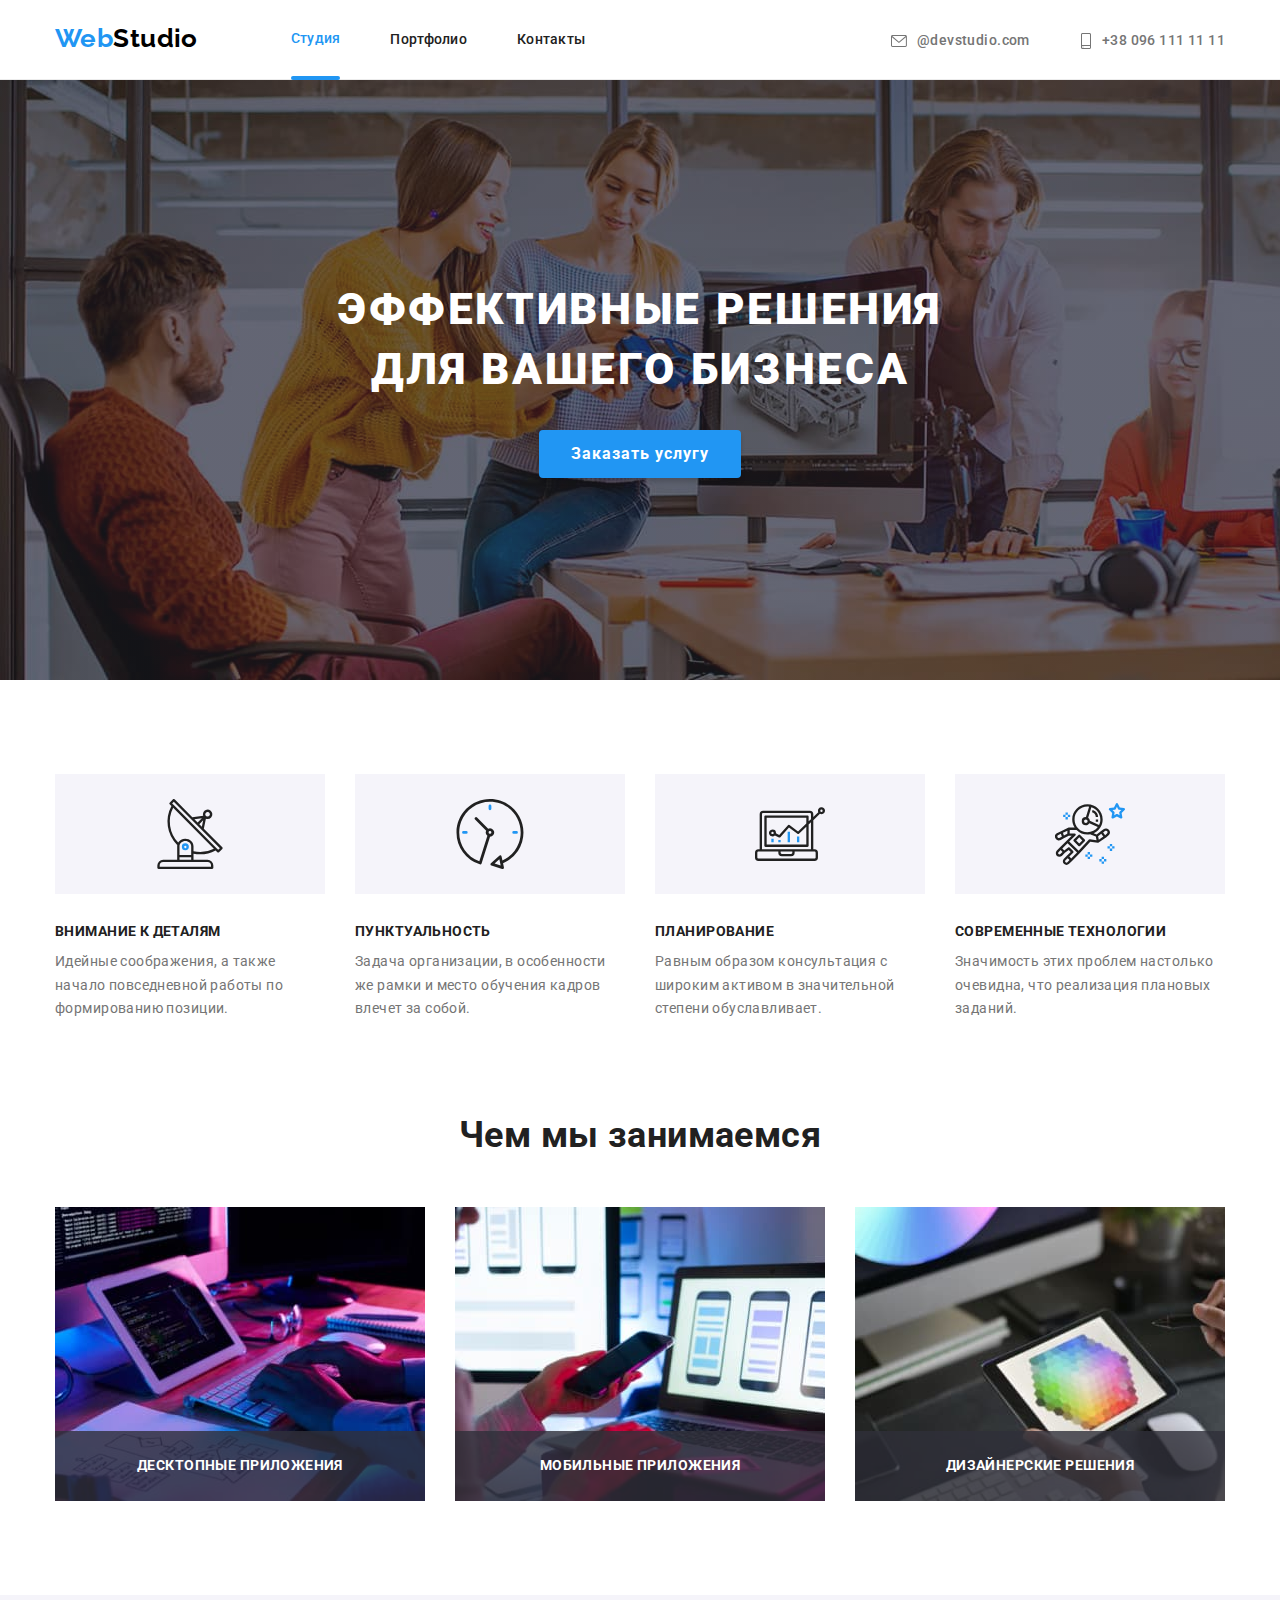
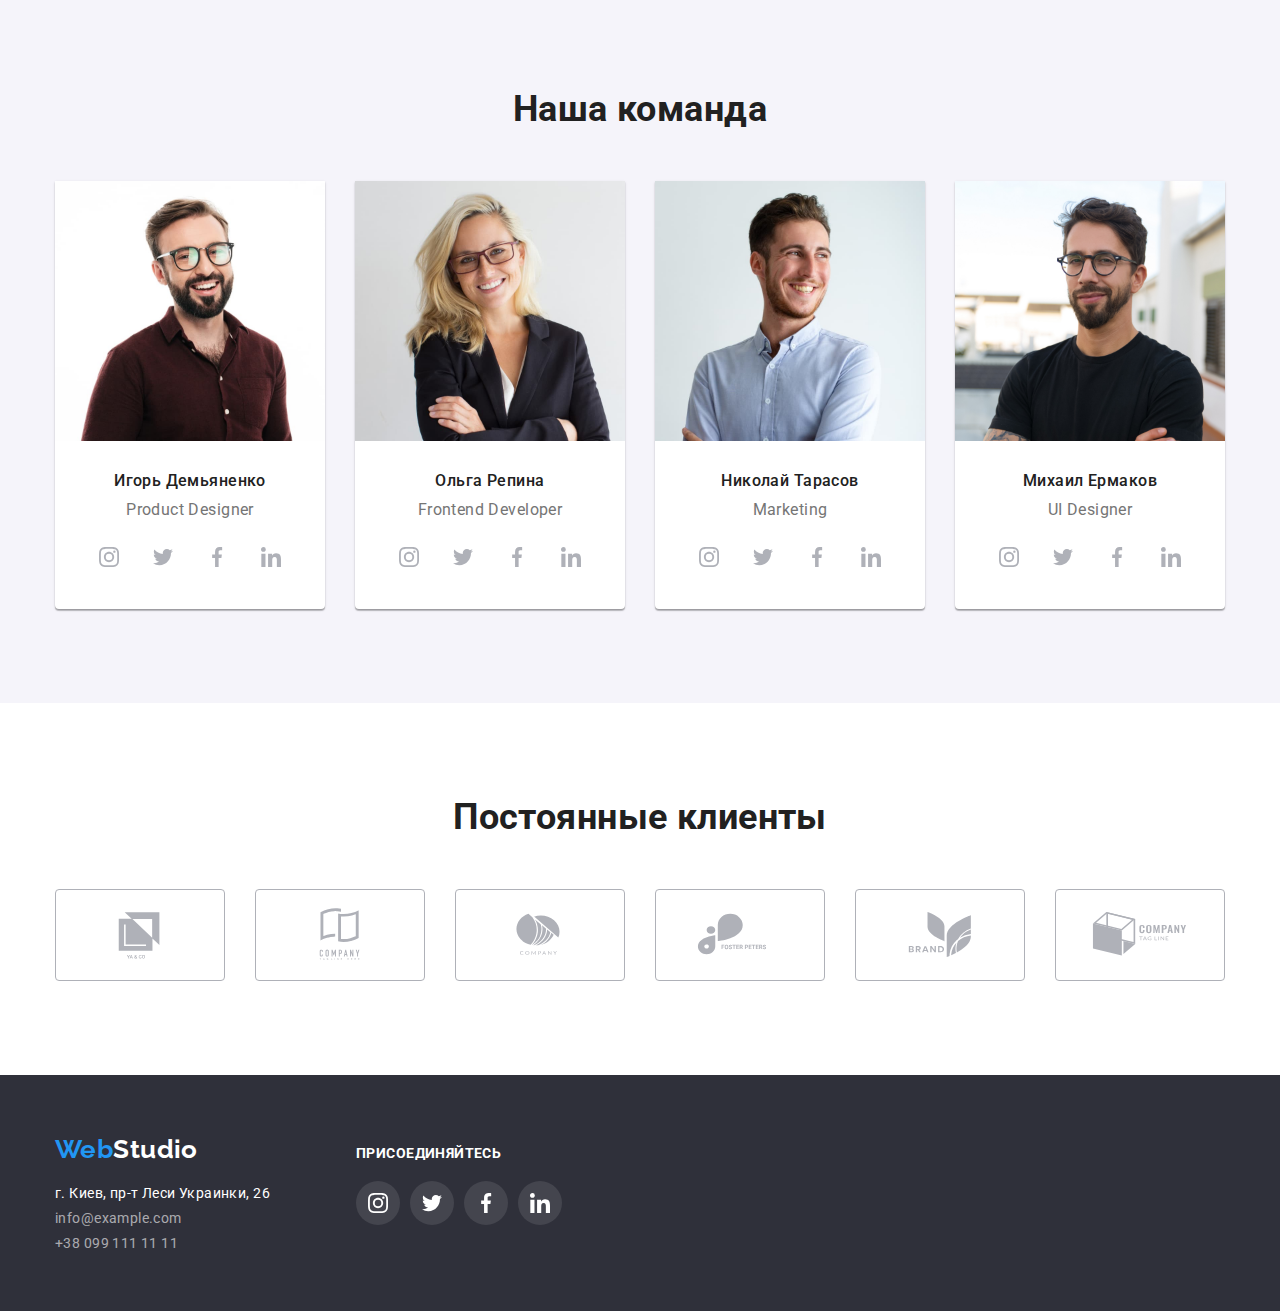
<file: index.html>
<!DOCTYPE html>
<html lang="ru">

<head>
    <meta charset="UTF-8">
    <meta http-equiv="X-UA-Compatible" content="IE=edge">
    <meta name="viewport" content="width=device-width, initial-scale=1.0">
<link href="https://fonts.googleapis.com/css2?family=Raleway:wght@700&family=Roboto:wght@400;500;700;900&display=swap" rel="stylesheet">
    <link rel="stylesheet" href="https://cdnjs.cloudflare.com/ajax/libs/modern-normalize/1.1.0/modern-normalize.min.css">
    <link rel="stylesheet" href="./css/style.css"/>
    <title>Studio</title>
</head>

<body>
    <!-- page header -->
<header class="heder">
    <div class="container header-box">
        <nav class="nav-box">                 
            <a href="index.html" class="header-link"><span class="logo-web">Web</span><span class="logo-studio">Studio</span></a>
            <ul class="list item">
                <li class="link">
                    <a href="./index.html" class="header-list current hover-studio">Студия</a>
                </li>
                <li class="link"><a href="./portfolio.html" class="header-list">Портфолио</a></li>
                <li class="link"><a href="контакты" class="header-list">Контакты</a></li>
            </ul>
        </nav>
            <ul class="list item-contact">
                <li class="link">
                    <a href="mailto:@devstudio.com" class="contact-heder"> 
                        <svg class=" svg-mail" width="16" height="12"> 
                            <use href="./images/icons.svg#icon-envelope"></use>
                        </svg>
                        @devstudio.com</a>
                </li>
                <li class="link">
                    <a href="tel:+380961111111" class="contact-heder">
                        <svg class="svg-tell" width="12" height="16" > 
                            <use href="./images/icons.svg#icon-smartphone"></use>
                        </svg>
                        +38 096 111 11 11</a></li>
            </ul>  
    </div>
</header>

    <!-- page presentation -->

    <main>
<!-- hero -->
    <section class="hero overlay">
            <h1 class="hero-title">Эффективные решения для вашего бизнеса</h1>
            <button type="button" class="button-hero" data-modal-open>Заказать услугу</button>
        </section>
        
<!-- osobennosti -->
    <section class="section">
        <div class="container">  
            <h2 class="visually-hidden">наши плюсы</h2>
    <ul class="list content-body">
            <li class="box antena">
                    <h3 class="section-subtitle">Внимание к деталям</h3>
                    <p class="section-text">Идейные соображения, а также начало повседневной работы по формированию позиции.</p>
                </li>
            
                
            <li class="box clock">
                    <h3 class="section-subtitle">Пунктуальность</h3>
                    <p class="section-text">Задача организации, в особенности же рамки и место обучения кадров влечет за собой.</p>
                </li>
            
                
            <li class="box diagram">
                    <h3 class="section-subtitle">Планирование</h3>
                    <p class="section-text">Равным образом консультация с широким активом в значительной степени обуславливает.</p>
                </li>
            
                
            <li class="box astronaut">
                    <h3 class="section-subtitle">Современные технологии</h3>
                    <p class="section-text">Значимость этих проблем настолько очевидна, что реализация плановых заданий.</p>
            </li>
        </ul>
        </div>
    </section>

    <section class="box-imag section">
        <div class="container">  
            <h2 class="section-title">Чем мы занимаемся</h2>
            <ul class="list imag"> 
                <li> 
                    <div class="imag-thumb">
                        <img src="images/keyboard.jpg" alt="images" width="370">
                            <p class="thumb-title">Десктопные приложения</p>
                    </div>
                </li>
                <li>
                    <div class="imag-thumb">
                        <img src="images/remote-control.jpg" alt="images" width="370">
                            <p class="thumb-title">Мобильные приложения</p>
                    </div>
                </li>
                <li>
                    <div class="imag-thumb">
                        <img src="images/tablet.jpg" alt="images" width="370">
                            <p class="thumb-title">Дизайнерские решения</p>
                    </div>
                </li>
            </ul>
        </div>
    </section>

        <!-- team -->
        <section class="section fon-page">
            <div class="container">
                <h2 class="section-title">Наша команда</h2>
                <ul class="list section-team">
                    <li class="box-team">
                        <img src="images/brown-shirt.jpg" alt="images" width="270">
                        <div class="team-text">
                            <h3 class="name">Игорь Демьяненко </h3>
                            <p class="section-aside">Product Designer </p>
                            <ul class="list team-link">
                                <li class="team-li">
                                    <a 
                                    class="team-links"
                                    href=""
                                    target="_blank">
                                        <svg width="20" height="20">
                                            <use href="./images/icons.svg#icon-instagram"></use>
                                        </svg>
                                </a>
                                </li>
                                <li class="team-li">
                                    <a 
                                    class="team-links"
                                    href=""
                                    target="_blank"
                                    aria-label="твитер">
                                        <svg width="20" height="20">
                                            <use href="./images/icons.svg#icon-twitter"></use>
                                        </svg>
                                </a>
                                </li>
                                <li class="team-li">
                                    <a 
                                    class="team-links"
                                    href=""
                                    target="_blank"
                                    aria-label="фейсбук">
                                        <svg width="20" height="20">
                                            <use href="./images/icons.svg#icon-facebook"></use>
                                        </svg>
                                </a>
                                </li>
                                <li class="team-li">
                                    <a 
                                    class="team-links"
                                    href=""
                                    target="_blank"
                                    aria-label="линкедлин">
                                        <svg width="20" height="20">
                                            <use href="./images/icons.svg#icon-linkedin"></use>
                                        </svg>
                                </a>
                                </li>
                            </ul>
                        </div>
                        
                    </li>

                    <li class="box-team">
                        <img src="images/women.jpg" alt="images" width="270">
                        <div class="team-text">
                            <h3 class="name">Ольга Репина </h3>
                            <p class="section-aside">Frontend Developer </p>
                            <ul class="list team-link">
                                <li class="team-li">
                                    <a 
                                    class="team-links"
                                    href=""
                                    target="_blank">
                                        <svg width="20" height="20">
                                            <use href="./images/icons.svg#icon-instagram"></use>
                                        </svg>
                                </a>
                                </li>
                                <li class="team-li">
                                    <a 
                                    class="team-links"
                                    href=""
                                    target="_blank"
                                    aria-label="твитер">
                                        <svg width="20" height="20">
                                            <use href="./images/icons.svg#icon-twitter"></use>
                                        </svg>
                                </a>
                                </li>
                                <li class="team-li">
                                    <a 
                                    class="team-links"
                                    href=""
                                    target="_blank"
                                    aria-label="фейсбук">
                                        <svg width="20" height="20">
                                            <use href="./images/icons.svg#icon-facebook"></use>
                                        </svg>
                                </a>
                                </li>
                                <li class="team-li">
                                    <a 
                                    class="team-links"
                                    href=""
                                    target="_blank"
                                    aria-label="линкедлин">
                                        <svg width="20" height="20">
                                            <use href="./images/icons.svg#icon-linkedin"></use>
                                        </svg>
                                </a>
                                </li>
                            </ul>
                        </div>
                        
                    </li>

                    <li class="box-team">
                        <img src="images/White-shirt.jpg" alt="images" width="270">
                        <div class="team-text">
                            <h3 class="name">Николай Тарасов</h3>
                            <p class="section-aside">Marketing </p>
                            <ul class="list team-link">
                                <li class="team-li">
                                    <a 
                                    class="team-links"
                                    href=""
                                    target="_blank">
                                        <svg width="20" height="20">
                                            <use href="./images/icons.svg#icon-instagram"></use>
                                        </svg>
                                </a>
                                </li>
                                <li class="team-li">
                                    <a 
                                    class="team-links"
                                    href=""
                                    target="_blank"
                                    aria-label="твитер">
                                        <svg width="20" height="20">
                                            <use href="./images/icons.svg#icon-twitter"></use>
                                        </svg>
                                </a>
                                </li>
                                <li class="team-li">
                                    <a 
                                    class="team-links"
                                    href=""
                                    target="_blank"
                                    aria-label="фейсбук">
                                        <svg width="20" height="20">
                                            <use href="./images/icons.svg#icon-facebook"></use>
                                        </svg>
                                </a>
                                </li>
                                <li class="team-li">
                                    <a 
                                    class="team-links"
                                    href=""
                                    target="_blank"
                                    aria-label="линкедлин">
                                        <svg width="20" height="20">
                                            <use href="./images/icons.svg#icon-linkedin"></use>
                                        </svg>
                                </a>
                                </li>
                            </ul>
                        </div>
                        
                    </li>
                    <li class="box-team">
                        <img src="images/black-shit.jpg" alt="images" width="270">
                        <div class="team-text">
                            <h3 class="name">Михаил Ермаков </h3>
                            <p class="section-aside">UI Designer </p>
                            <ul class="list team-link">
                                <li class="team-li">
                                    <a 
                                    class="team-links"
                                    href=""
                                    target="_blank">
                                        <svg width="20" height="20">
                                            <use href="./images/icons.svg#icon-instagram"></use>
                                        </svg>
                                </a>
                                </li>
                                <li class="team-li">
                                    <a 
                                    class="team-links"
                                    href=""
                                    target="_blank"
                                    aria-label="твитер">
                                        <svg width="20" height="20">
                                            <use href="./images/icons.svg#icon-twitter"></use>
                                        </svg>
                                </a>
                                </li>
                                <li class="team-li">
                                    <a 
                                    class="team-links"
                                    href=""
                                    target="_blank"
                                    aria-label="фейсбук">
                                        <svg width="20" height="20">
                                            <use href="./images/icons.svg#icon-facebook"></use>
                                        </svg>
                                </a>
                                </li>
                                <li class="team-li">
                                    <a 
                                    class="team-links"
                                    href=""
                                    target="_blank"
                                    aria-label="линкедлин">
                                        <svg width="20" height="20">
                                            <use href="./images/icons.svg#icon-linkedin"></use>
                                        </svg>
                                </a>
                                </li>
                            </ul>
                        </div>
                        
                    </li>
                </ul>
            </div>
        </section>

    <section class="section">
        <div class=" container">
            <h2 class="section-title">Постоянные клиенты</h2>
        <ul class="client-list">
                <li class=" list client-li">
                    <a 
                    class="clients "
                    href=""
                    target="_blank"
                    aria-label="клиент">
                        <svg width="106" height="60">
                            <use href="./images/icons.svg#icon-group1"></use>
                        </svg>
                </a>
            </li>
            <li class=" list client-li">
                <a 
                class="clients"
                href=""
                target="_blank"
                aria-label="клиент">
                    <svg width="106" height="60">
                        <use href="./images/icons.svg#icon-group2"></use>
                    </svg>
            </a>
        </li>
        <li class=" list client-li">
            <a 
            class="clients"
            href=""
            target="_blank"
            aria-label="клиент">
                <svg width="106" height="60">
                    <use href="./images/icons.svg#icon-group3"></use>
                </svg>
        </a>
    </li>
    <li class=" list client-li">
        <a 
        class="clients"
        href=""
        target="_blank"
        aria-label="клиент">
            <svg width="106" height="60">
                <use href="./images/icons.svg#icon-group4"></use>
            </svg>
    </a>
</li>
<li class=" list client-li">
    <a 
    class="clients"
    href=""
    target="_blank"
    aria-label="клиент">
        <svg width="106" height="60">
            <use href="./images/icons.svg#icon-group5"></use>
        </svg>
</a>
</li>
<li class=" list client-li">
    <a 
    class="clients"
    href=""
    target="_blank"
    aria-label="клиент">
        <svg width="106" height="60">
            <use href="./images/icons.svg#icon-group6"></use>
        </svg>
</a>
</li>
        </ul>
    </div>
    </section>
    
        
    </main>
    <!-- footer -->
    <footer class="nav-footer" >
        <div class="container footer-box"> 
            <div class="footer-contact">
                <div class="logo-footer">
                    <a href="index.html" class="header-link"><span class="logo-web">Web</span><span class="logo-footer">Studio</span></a></div>
        
        <address>
            <ul class="list ">
                <li class="contact-map"><p>г. Киев, пр-т Леси Украинки, 26</p></li>                
                <li class="mail-footer"><a href="mailto:info@example.com"  class="contact-mail">info@example.com</a></li>
                <li><a href="tel:+380991111111"  class="contact-tell">+38 099 111 11 11</a></li>
            </ul>
        </address>
            </div>
            <div class="footer-box-svg">
                <p class="footer-title">присоединяйтесь</p>
                <ul class="list footer-link">
                    <li class="footer-li">
                        <a 
                        class="footer-links"
                        href=""
                        target="_blank">
                            <svg width="20" height="20">
                                <use href="./images/icons.svg#icon-instagram"></use>
                            </svg>
                    </a>
                    </li>
                    <li class="footer-li">
                        <a 
                        class="footer-links"
                        href=""
                        target="_blank"
                        aria-label="твитер">
                            <svg width="20" height="20">
                                <use href="./images/icons.svg#icon-twitter"></use>
                            </svg>
                    </a>
                    </li>
                    <li class="footer-li">
                        <a 
                        class="footer-links"
                        href=""
                        target="_blank"
                        aria-label="фейсбук">
                            <svg width="20" height="20">
                                <use href="./images/icons.svg#icon-facebook"></use>
                            </svg>
                    </a>
                    </li>
                    <li class="footer-li">
                        <a 
                        class="footer-links"
                        href=""
                        target="_blank"
                        aria-label="линкедлин">
                            <svg width="20" height="20">
                                <use href="./images/icons.svg#icon-linkedin"></use>
                            </svg>
                    </a>
                    </li>
                </ul>
            </div>
        </div>
    </footer>

    <div class="backdrop is-hidden" data-modal>
        <div class="modal">
            <button class="x-button" data-modal-close>
                <svg  width="18" height="18" class="x-icone">
                    <use href="./images/icons.svg#icon-close-black"></use>
                </svg>
            </button>
        </div>
    </div>
    <script src="./js/modal.js"></script>
</body>

</html>
</file>
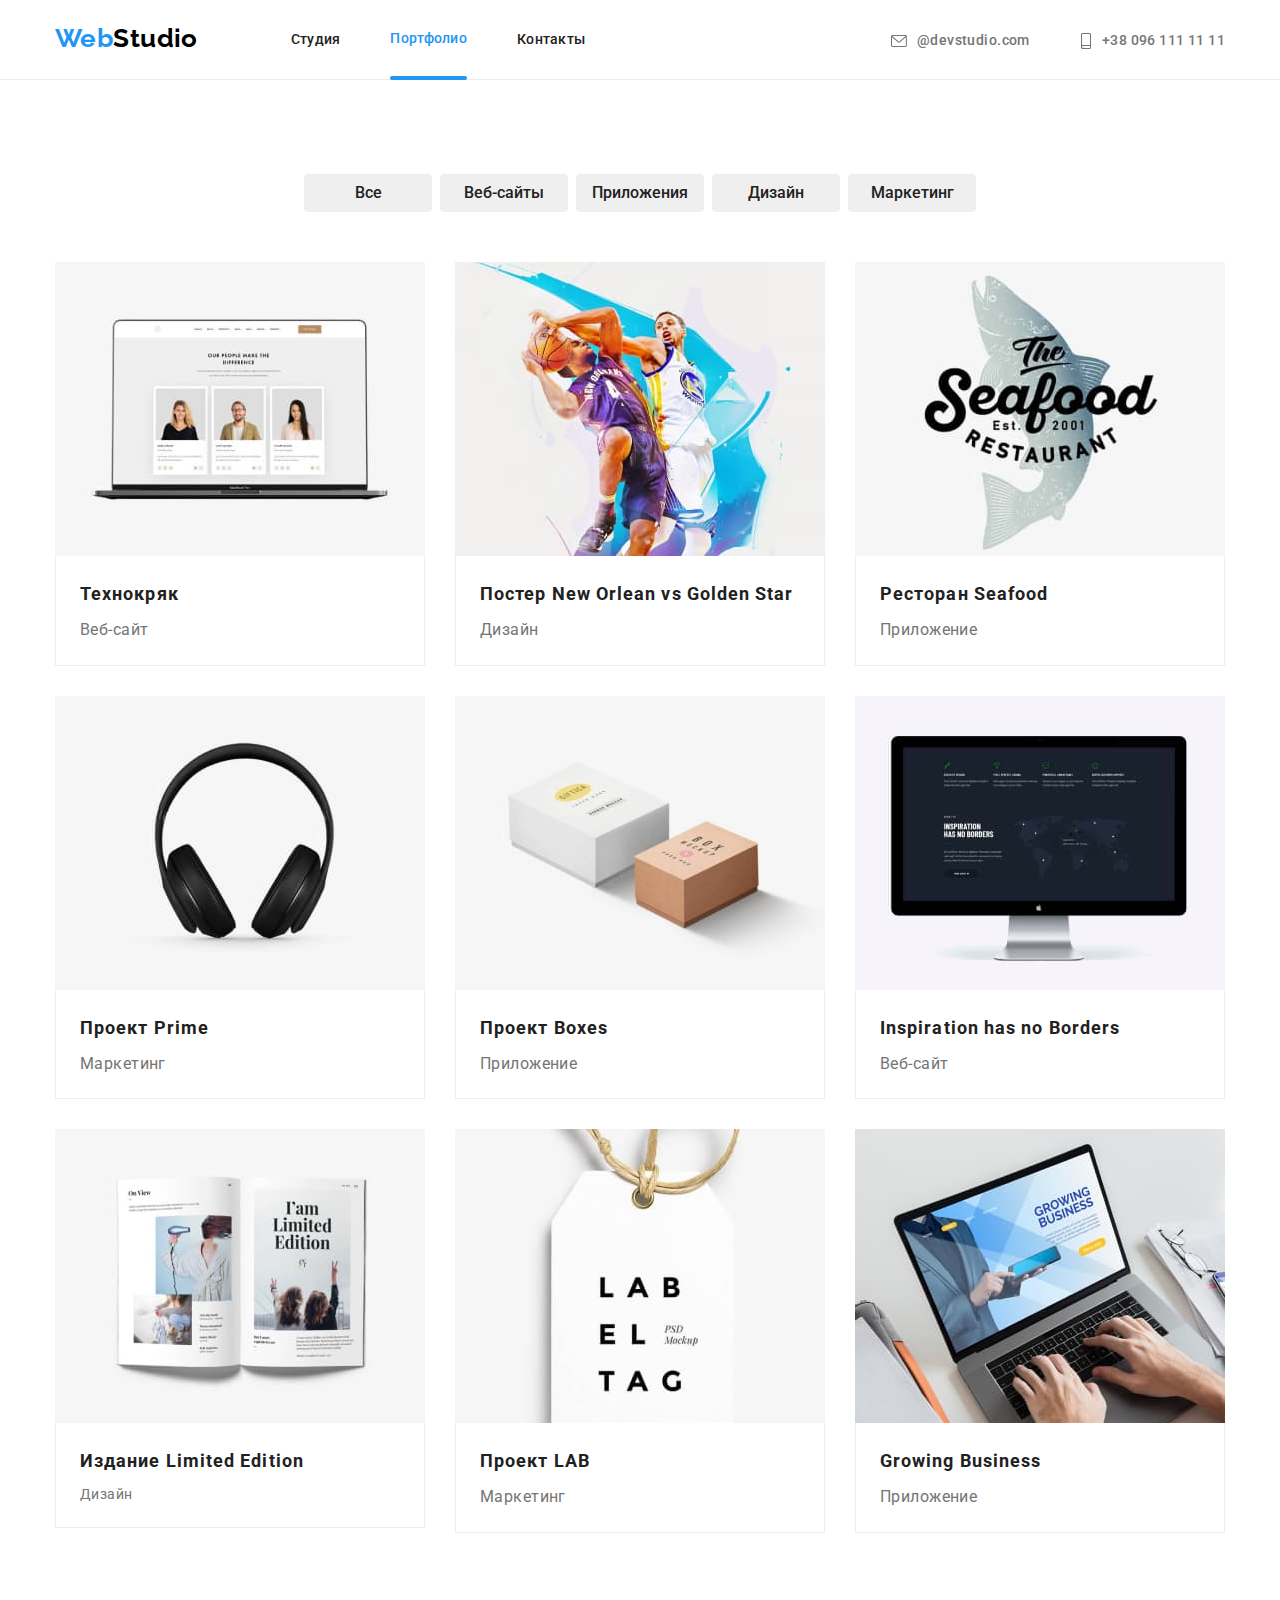
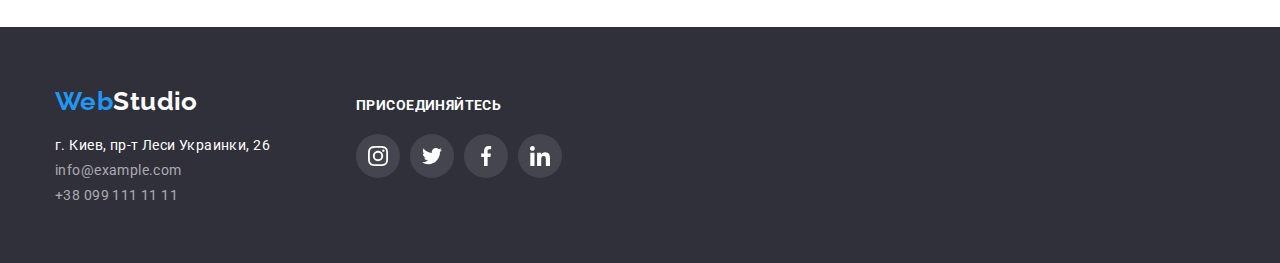
<file: portfolio.html>
<!DOCTYPE html>
<html lang="ru">
<head>
    <meta charset="UTF-8">
    <meta http-equiv="X-UA-Compatible" content="IE=edge">
    <meta name="viewport" content="width=device-width, initial-scale=1.0">
    <link href="https://fonts.googleapis.com/css2?family=Raleway:wght@700&family=Roboto:wght@400;500;700;900&display=swap" rel="stylesheet">
    <link rel="stylesheet" href="https://cdnjs.cloudflare.com/ajax/libs/modern-normalize/1.1.0/modern-normalize.min.css">
    <link rel="stylesheet" href="./css/style.css"/>
    <title>Portfolio</title>
</head>
    <body>
        <!-- page header -->
        <header class="heder">
            <div class="container header-box">
                <nav class="nav-box">                 
                    <a href="index.html" class="header-link"><span class="logo-web">Web</span><span class="logo-studio">Studio</span></a>
                    <ul class="list item">
                        <li class="link">
                            <a href="./index.html" class="header-list">Студия</a>
                        </li>
                        <li class="link"><a href="./portfolio.html" class="header-list current hover-portfolio">Портфолио</a></li>
                        <li class="link"><a href="контакты" class="header-list">Контакты</a></li>
                    </ul>
                </nav>
                    <ul class="list item-contact">
                        <li class="link">
                            <a href="mailto:@devstudio.com" class="contact-heder"> 
                                <svg class=" svg-mail" width="16" height="12"> 
                                    <use href="./images/icons.svg#icon-envelope"></use>
                                </svg>
                                @devstudio.com</a>
                        </li>
                        <li class="link">
                            <a href="tel:+380961111111" class="contact-heder">
                                <svg class="svg-tell" width="12" height="16" > 
                                    <use href="./images/icons.svg#icon-smartphone"></use>
                                </svg>
                                +38 096 111 11 11</a></li>
                    </ul>  
            </div>
        </header>
        <!-- page presentaheader-boxtion -->
        <main>
            <section class="section">
                <div class="container"> 
                    <h1 class="visually-hidden">навигация</h1>

                    <ul class="list button-list button-box">

                    <li class="btn">
                        <button type="button" class="button-navigate">Все</button>
                    </li>

                    <li class="btn">
                        <button type="button" class="button-navigate">Веб-сайты</button>
                    </li>

                    <li class="btn">
                        <button type="button" class="button-navigate">Приложения</button>
                    </li>

                    <li class="btn">
                        <button type="button" class="button-navigate">Дизайн</button>
                    </li>

                    <li class="btn">
                        <button type="button" class="button-navigate">Маркетинг</button>
                    </li>
                </ul>
                    <ul class="list cards-work">
                    <li>  
                        
                            <a href="" class="card">
                                <div class="card-thumb"> 
                                    <div class="card-overlay ">
                                        <p class="thumb-text">
                                            Ресурс предлагает комплексные предложения с разным уровнем функционала и сервисов. Все это позволит посетителю получить исчерпывающие сведения
                                            о компании или частном лице.
                                        </p>
                                    </div>
                                        <img src="./images-portfolio/technocrack.jpg" alt="technocrack" width="370">
                                </div>
                            <div class="title-card">
                                <h2 class="subtitle-portfolio">Технокряк</h2>
                                <p class="desc">Веб-сайт</p>
                            </div>
                        </a>
                        
                    </li>
                    <li>
                        <a href="" class="card"> 
                            <div class="card-thumb">
                                <div class="card-overlay">
                                    <p class="thumb-text">
                                        Ресурс предлагает комплексные предложения с разным уровнем функционала и сервисов. Все это позволит посетителю получить исчерпывающие сведения
                                        о компании или частном лице.
                                    </p>
                                </div>
                            <img src="./images-portfolio/poster.jpg" alt="poster" width="370">
                                </div>
                            <div class="title-card" >
                                <h2 class="subtitle-portfolio">Постер New Orlean vs Golden Star</h2>
                                <p class="desc">Дизайн</p>
                            </div>
                        </a>
                    </li>
                    <li>
                        <a href="" class="card">
                            <div class="card-thumb">
                                <div class="card-overlay">
                                    <p class="thumb-text">
                                        Ресурс предлагает комплексные предложения с разным уровнем функционала и сервисов. Все это позволит посетителю получить исчерпывающие сведения
                                        о компании или частном лице.
                                    </p>
                                </div>
                            <img src="./images-portfolio/restaurant.jpg" alt="restaurant" width="370">
                                </div>
                            <div class="title-card" >
                            <h2 class="subtitle-portfolio">Ресторан Seafood</h2>
                            <p class="desc">Приложение</p>
                        </div>
                        </a>
                    </li>
                    <li>
                        <a href="" class="card">
                            <div class="card-thumb">
                                <div class="card-overlay">
                                    <p class="thumb-text">
                                        Ресурс предлагает комплексные предложения с разным уровнем функционала и сервисов. Все это позволит посетителю получить исчерпывающие сведения
                                        о компании или частном лице.
                                    </p>
                                </div>
                            <img src="./images-portfolio/proect-prime.jpg" alt="proect-prime" width="370">
                                </div>
                            <div class="title-card" >
                            <h2 class="subtitle-portfolio">Проект Prime</h2>
                            <p class="desc">Маркетинг</p>
                        </div>
                        </a>
                    </li>
                    <li>
                        <a href="" class="card">
                            <div class="card-thumb">
                                <div class="card-overlay">
                                    <p class="thumb-text">
                                        Ресурс предлагает комплексные предложения с разным уровнем функционала и сервисов. Все это позволит посетителю получить исчерпывающие сведения
                                        о компании или частном лице.
                                    </p>
                                </div>
                            <img src="./images-portfolio/proect-boxes.jpg" alt="proect-boxes" width="370">
                                </div>
                            <div class="title-card" > 
                            <h2 class="subtitle-portfolio">Проект Boxes</h2>
                            <p class="desc">Приложение</p>
                        </div>
                        </a>
                    </li>
                    <li>
                        <a href="" class="card">
                            <div class="card-thumb">
                                <div class="card-overlay">
                                    <p class="thumb-text">
                                        Ресурс предлагает комплексные предложения с разным уровнем функционала и сервисов. Все это позволит посетителю получить исчерпывающие сведения
                                        о компании или частном лице.
                                    </p>
                                </div>
                            <img src="./images-portfolio/web.jpg" alt="web" width="370">
                                </div>
                            <div class="title-card" >
                            <h2 class="subtitle-portfolio">Inspiration has no Borders</h2>
                            <p class="desc">Веб-сайт</p>                
                        </div>
                        </a>
                    </li>
                    <li>
                        <a href="" class="card">
                            <div class="card-thumb">
                                <div class="card-overlay">
                                    <p class="thumb-text">
                                        Ресурс предлагает комплексные предложения с разным уровнем функционала и сервисов. Все это позволит посетителю получить исчерпывающие сведения
                                        о компании или частном лице.
                                    </p>
                                </div>
                            <img src="./images-portfolio/editions.jpg" alt="editions" width="370">
                            </div>
                            <div class="title-card" >
                            <h2 class="subtitle-portfolio">Издание Limited Edition</h2>
                        <p class="section-text">Дизайн</p>
                        </div>
                        </a>
                    </li>
                    <li>
                        <a href="" class="card">
                            <div class="card-thumb">
                                <div class="card-overlay">
                                    <p class="thumb-text">
                                        Ресурс предлагает комплексные предложения с разным уровнем функционала и сервисов. Все это позволит посетителю получить исчерпывающие сведения
                                        о компании или частном лице.
                                    </p>
                                </div>
                            <img src="./images-portfolio/proect-LAB.jpg" alt="proect-LAB" width="370">
                                </div>
                            <div class="title-card" >
                            <h2 class="subtitle-portfolio">Проект LAB</h2>
                        <p class="desc">Маркетинг</p>
                        </div>
                        </a>
                    </li>
                    <li>
                        <a href="" class="card">
                            <div class="card-thumb">
                                <div class="card-overlay">
                                    <p class="thumb-text">
                                        Ресурс предлагает комплексные предложения с разным уровнем функционала и сервисов. Все это позволит посетителю получить исчерпывающие сведения
                                        о компании или частном лице.
                                    </p>
                                </div>
                                <img src="./images-portfolio/Growing-Business.jpg" alt="Growing-Business" width="370">
                                </div>
                                <div class="title-card" >
                            <h2 class="subtitle-portfolio">Growing Business</h2>
                        <p class="desc">Приложение</p>
                        </div>
                        </a>
                    </li>
                </ul>
                </div>
            </section>
        </main>
        <!-- contact -->
        <footer class="nav-footer" >
            <div class="container footer-box"> 
                <div class="footer-contact">
                    <div class="logo-footer">
                        <a href="index.html" class="header-link"><span class="logo-web">Web</span><span class="logo-footer">Studio</span></a></div>
            
            <address>
                <ul class="list ">
                    <li class="contact-map"><p>г. Киев, пр-т Леси Украинки, 26</p></li>                
                    <li class="mail-footer"><a href="mailto:info@example.com"  class="contact-mail">info@example.com</a></li>
                    <li><a href="tel:+380991111111"  class="contact-tell">+38 099 111 11 11</a></li>
                </ul>
            </address>
                </div>
                <div class="footer-box-svg">
                    <p class="footer-title">присоединяйтесь</p>
                    <ul class="list footer-link">
                        <li class="footer-li">
                            <a 
                            class="footer-links"
                            href=""
                            target="_blank">
                                <svg width="20" height="20">
                                    <use href="./images/icons.svg#icon-instagram"></use>
                                </svg>
                        </a>
                        </li>
                        <li class="footer-li">
                            <a 
                            class="footer-links"
                            href=""
                            target="_blank"
                            aria-label="твитер">
                                <svg width="20" height="20">
                                    <use href="./images/icons.svg#icon-twitter"></use>
                                </svg>
                        </a>
                        </li>
                        <li class="footer-li">
                            <a 
                            class="footer-links"
                            href=""
                            target="_blank"
                            aria-label="фейсбук">
                                <svg width="20" height="20">
                                    <use href="./images/icons.svg#icon-facebook"></use>
                                </svg>
                        </a>
                        </li>
                        <li class="footer-li">
                            <a 
                            class="footer-links"
                            href=""
                            target="_blank"
                            aria-label="линкедлин">
                                <svg width="20" height="20">
                                    <use href="./images/icons.svg#icon-linkedin"></use>
                                </svg>
                        </a>
                        </li>
                    </ul>
                </div>
            </div>
        </footer>
</body>
</html>
</file>
<file: css/style.css>
:root {
    --hero-fon: #2F303A;
    --brand-color: #212121;
    --accent-color: #2196f3;
    --background-color: #e5e5e5;
    --contact-color: #757575;
    --wite-color: #ffffff;
    --white-transparent: rgba(255, 255, 255, 0.6);
    --button-color: #f5f4fa;
    --black: #000000;
    --header-line: rgba(236, 236, 236, 1);
    --footer: #2F303A;
    --border-card:#EEEEEE;
    --card-set-gap: 30px;
    --card-fon: #F5F4FA;
    --link-color: #AFB1B8;
    --footer-link:rgba(255, 255, 255, 0.1);
    --imag-thumb: rgba(47, 48, 58, 0.8);
    --border-modal-close: 1px solid rgba(0, 0, 0, 0.1);
    --backdrop: rgba(0, 0, 0, 0.2);
    --animacia:250ms cubic-bezier(0.4, 0, 0.2, 1);
  }
  
  
  h1,
  h2,
  h3,
  h4,
  h5,
  h6,
  p {
    margin: 0;
  }
  
  body {
    background-color: var(--wite-color);
    color: var(--brand-color);
    font-family: Roboto, raleway, sans-serif;
    font-size: 14px;
    letter-spacing: 0.03em;
  }
  
  .list {
    list-style: none;
    padding-left: 0;
    margin: 0;
  }
  
  .section {
  padding-top: 94px;
  padding-bottom: 94px;
  }
  
  .heder{
  background-color: var(--wite-color);
  border-bottom: 1px solid var(--header-line);
  padding-top: 24px;
  padding-bottom: 25px;
 display: flex;
 justify-content: center;
  }
  
  .header-box{
    display: flex;
    align-items: baseline;
  
  }
  
  .container {
    margin-left: auto;
    margin-right: auto;
    width: 1200px;
    padding-left: 15px;
    padding-right: 15px;
  }
  
  .nav-box {
    display:flex;
    align-items: center;

  }
  
  
  .link:not(:last-child) {
    margin-right: 50px;
  }
  
  .item {
    display: flex;
  }
  
  .item-contact{
    display: flex;
    margin-left: auto;
    justify-content: center;
    text-align: center;
  }

  .hover-studio{
    display: block;
    position: relative;
  }
  .hover-studio::after{
    display: block;
    position: absolute;
    content: '';
    width: 100%;
    height: 4px;
    background-color:var(--accent-color);
    border-radius: 2px;
    margin: 0;
   transform: translateY(30px);
  }


  .hover-portfolio{
    display: block;
    position: relative;
  }
  .hover-portfolio::after{
    display: block;
    position: absolute;
    content: '';
    width: 100%;
    height: 4px;
    background-color:var(--accent-color);
    border-radius: 2px;
    margin: 0;
    top: 45px;
  }

  /* логотип */
  
  .logo-web {
    color: var(--accent-color);
    font-family: 'Raleway';
    font-weight: 700;
    font-size: 26px;
  }
  
  .logo-studio {
    color: var(--black);
    font-family: 'Raleway';
    font-weight: 700;
    font-size: 26px;
    margin-right: 93px;
  }
  
  
  .logo-footer {
    color: var(--wite-color);
    font-family: 'Raleway';
    font-weight: 700;
    font-size: 26px;
    margin-bottom: 20px;
  }
  
  /* навигация */
  
  .header-link {
    text-decoration: none;
  }
  
  .header-list {
    color: var(--brand-color);
    font-weight: 500;
    font-size: 14px;
    line-height: 1.1;
    letter-spacing: 0.02em;
    text-decoration: none;
    transition: color var(--animacia);
  }
  .header-list:hover,
  .header-list:focus {
    color: var(--accent-color);
  }
  .header-list.current {
    color: var(--accent-color);
  }

  
  /* контакты */
  
  address {
    font-style: normal;
  }
  
  .contact-heder {
    color: var(--contact-color);
    font-size: 14px;
    line-height: 1.7;
    font-style: normal;
    font-weight: 500;
    text-decoration: none;
    display: flex;
    align-items: center;
    transition: color var(--animacia);
  }
  .contact-heder:hover,
  .contact-heder:focus {
    color: var(--accent-color);
  }
  .contact-map {
    color: var(--wite-color);
    margin-bottom: 9px;
  }
  .contact-mail {
    color: var(--white-transparent);
    text-decoration: none;
    margin-bottom: 9px;
  }

  .contact-tell {
    color: var(--white-transparent);
    text-decoration: none;
  }


.svg-mail {
  margin-right: 10px;
fill: currentColor;
}
.svg-tell {
  margin-right: 10px;
fill: currentColor;

}
  
  /* герой */
  .overlay{
    max-width: 1600px;
    margin-right: auto;
    margin-left: auto;
    height: 600px;
    background-image: 
    linear-gradient( to right,
      rgba(47, 48, 58, 0.4),
      rgba(47, 48, 58, 0.4)),
      url(../images/hero-fon.jpg)
    }


  .hero {
    text-align: center;
    padding-top: 200px;
    padding-bottom: 200px;
    /* background-color: var(--hero-fon); */
  }
  
  .hero-title {
    width: 696px;
    margin: auto;
    color: var(--wite-color);
    font-weight: 900;
    font-size: 44px;
    line-height: 1.36;
    letter-spacing: 0.06em;
    text-transform: uppercase;
  }
  
  .button-hero {
    background: var(--accent-color);
    color: var(--wite-color);
    font-weight: 700;
    font-size: 16px;
    line-height: 1.8;
    letter-spacing: 0.06em;
    text-align: center;
    cursor: pointer;
    box-shadow: 0px 4px 4px rgba(0, 0, 0, 0.15);
      border: 0 transparent;
      border-radius: 4px;
      padding: 10px 32px;
      margin-top: 30px;
  }
  
  
  /* презентация */
  .content-body {
    display: flex;
    justify-content: space-between;
  }
  
  
  .box{  
    width: 270px;
  }
  .box:not(:last-child){
    margin-right: 30px;
  }
  
  .antena::before{
    content: "";
    height: 120px;
    background-color: var(--card-fon);
    display: block;
    margin-bottom: 30px;
    background-image: url(../images/icones/antenna.svg);
    background-position: center;
    background-repeat: no-repeat;
  }

  .clock::before{
    content: "";
    height: 120px;
    background-color: var(--card-fon);
    display: block;
    margin-bottom: 30px;
    background-image: url(../images/icones/clock.svg);
    background-position: center;
    background-repeat: no-repeat;
  }

  .diagram::before{
    content: "";
    height: 120px;
    background-color: var(--card-fon);
    display: block;
    margin-bottom: 30px;
    background-image: url(../images/icones/diagram.svg);
    background-position: center;
    background-repeat: no-repeat;
  }

  
  .astronaut::before{
    content: "";
    height: 120px;
    background-color: var(--card-fon);
    display: block;
    margin-bottom: 30px;
    background-image: url(../images/icones/astronaut.svg);
    background-position: center;
    background-repeat: no-repeat;
  }
  
  .section-subtitle {
    font-weight: 700;
    font-size: 14px;
    line-height: 1.14;
    text-transform: uppercase;
    margin-bottom: 10px;
  }
  
  .subtitle-portfolio {
    color: var(--brand-color);
    font-weight: 700;
    font-size: 18px;
    line-height: 2;
    margin-bottom: 4px;
    letter-spacing: 0.06em;
  }
  
  
  .section-text {
    color: var(--contact-color);
    font-size: 14px;
    line-height: 1.7;
  }
  
  .desc {
    color: var(--contact-color);
    font-size: 16px;
    line-height: 1.8;
    margin: 0;
    font-weight: 400;
  }
  
  
  .title-card{
  padding: 20px 24px 20px 24px;
  border-left: 1px solid var(--border-card);
  border-right: 1px solid var(--border-card);
  border-bottom: 1px solid var(--border-card);
  }
  
  .section-title {
    font-weight: 700;
    font-size: 36px;
    line-height: 1.16;
    text-align: center;
    margin-bottom: 50px;
  }
  
  
  
  
  
  .box-imag{
    background-color: var(--wite-color);
    padding-top: 0;
  }
  
  .imag{
    background-color: var(--wite-color);
    display: flex;
    justify-content: space-between;
  }


  .imag-thumb{
    position: relative;
    content: "";
  }

.thumb-title{
position: absolute;
content: "";
  display: flex;
  justify-content: center;
  align-items: center;
  font-weight: 700;
  font-size: 14px;
  line-height: 1.1;
  text-align: center;
  letter-spacing: 0.03em;
  text-transform: uppercase;
  color: var(--wite-color);
  background:var(--imag-thumb);
  bottom: 0;
  left: 0;
  width: 100%;
  height: 70px;
  
}
  
  /* команда */
  
  
  .fon-page{
  background: var(--button-color);
  }
  
  .section-team{
  display: flex;
  justify-content: center;
  }
  
  .box-team > img{
    display: block;
    width: 100%;
    height: auto;
  }
  
  .box-team{
  background: var(--wite-color);
  box-shadow: 0px 1px 3px rgba(0, 0, 0, 0.12), 0px 1px 1px rgba(0, 0, 0, 0.14), 0px 2px 1px rgba(0, 0, 0, 0.2);
  border-radius: 0px 0px 4px 4px;
  }
  .box-team:not(:last-child){
    margin-right: 30px;
  }
  
  .team-text{
    padding-top: 30px;
    padding-bottom: 30px;
  }
  
  .name{
    font-weight: 500;
    font-size: 16px;
    line-height: 1.2;
    margin-bottom: 10px;
    text-align: center;
  }
  
  .section-aside {
    color: var(--contact-color);
    font-size: 16px;
    line-height: 1.2;
    text-align: center;
  }

  .team-link{
    display: flex;
    margin-top: 16px;
    justify-content: center;
  }
  .team-links{
    display: flex;
    fill: var(--link-color);
    text-decoration: none;
    width: 44px;
    height: 44px;
    border-radius: 50%;
    align-items: center;
    justify-content: center;
    transition: fill var(--animacia);
    transition: background-color var(--animacia);
}
.team-links:hover, 
.team-links:focus {
  fill: var(--wite-color);
  background-color: var(--accent-color);
 }
.team-li:not(:last-child){
  margin-right: 10px;
}
/* наши клиенты */

.clients{
  display: flex;
    fill: var(--link-color);
    text-decoration: none;
    width: 170px;
    height: 92px;
    align-items: center;
    justify-content: center;
    transition: color var(--animacia);
    border: 1px solid var(--link-color);
    border-radius: 4px;
  }

.client-list{
  display: flex;
  justify-content: center;
  margin: 0;
  padding: 0;
}


.client-li:not(:last-child){
  margin-right: 30px;
}

.clients:hover,
.clients:focus{
  fill:var(--accent-color);
border-color: var(--accent-color);
}


  /* нaвигация */
  
  
  .button-navigate {
    border-radius: 4px;
    font-weight: 500;
    font-size: 16px;
    line-height: 1.6;
    color: var(--brand-color);
    cursor: pointer;
    border: none;
    width: 128px;
    height: 38px;
    transition: color var(--animacia), background-color var(--animacia), 
    box-shadow var(--animacia),border-radius var(--animacia) ;
  }
  .button-navigate:hover,
  .button-navigate:focus {
    background-color: var(--accent-color);
    color: var(--wite-color);
    box-shadow: 0px 3px 1px rgba(0, 0, 0, 0.1), 0px 1px 2px rgba(0, 0, 0, 0.08), 0px 2px 2px rgba(0, 0, 0, 0.12);
border-radius: 4px;
  }

    
  .button-list{
    font-size: 16px;
    line-height: 1.6;
    text-align: center;
    }
  
    .button-box{
      display: flex;
    margin-bottom: 50px;
    justify-content: center;
    }
    
  
  .btn:not(:last-child){
    margin-right: 8px;
  }
  
  
  .visually-hidden {
    position: absolute;
    white-space: nowrap;
    width: 1px;
    height: 1px;
    overflow: hidden;
    border: 0;
    padding: 0;
    clip: rect(0 0 0 0);
    clip-path: inset(50%);
    margin: -1px;
  }
   /* portfolio page */

    .card{
      text-decoration: none;
      display: block;
      transition: box-shadow var(--animacia);
  
    }

    .card-thumb{
      position: relative;
      overflow: hidden;
    }


    .card-overlay{
      position: absolute;
      content: "";
      background-color: var(--accent-color);
      width: 100%;
      height: 100%;
      top: 0;
      left: 0;
      opacity: 0.9;
      transform: translateY(100%);
      transition: 0.4s;
    
    }

    .thumb-text{
      font-size: 18px;
      line-height: 1.5;
      letter-spacing: 0.03em;
      color: var(--wite-color);
      padding: 63px 24px;
    }

    .card:hover,
    .card:focus{
      box-shadow: 0px 1px 3px rgba(0, 0, 0, 0.12), 0px 1px 1px rgba(0, 0, 0, 0.14),
      0px 2px 1px rgba(0, 0, 0, 0.2);
    }

    .card:hover .card-overlay{
      transform: translateY(0);

    }
    


  
  .cards-work{
    display: flex;
  flex-wrap:wrap ;
  gap: var(--card-set-gap) ;
  }
  
  img{
    display: block;
    width: 100%;
    height: auto;
  }
  
  /* футер */
  .nav-footer{
    background-color: var(--footer);
    padding-top: 60px;
    padding-bottom: 60px;
    
  
  }
  
  .mail-footer{
    margin-bottom: 9px;
  }

  /* присоединяйтесь */

.footer-list{
  display: flex;
}
.footer-contact{
 width: 231px;
 margin-right: 70px;
}


.footer-box-svg{
width: 206px;
height: 80px;
}


.footer-box{
display: flex;
align-items: baseline;
}
  .footer-title{
    display: block;
    color: var(--wite-color);
    font-weight: 700;
font-size: 14px;
line-height: 1.1;
letter-spacing: 0.03em;
text-transform: uppercase;
  }


  .footer-link{
    display: flex;
    margin-top: 20px;
    justify-content: center;
  }
  .footer-links{
    display: flex;
    fill: var(--wite-color);
    text-decoration: none;
    width: 44px;
    height: 44px;
    border-radius: 50%;
    background-color: var(--footer-link); 
    align-items: center;
    justify-content: center;
    transition: fill var(--animacia), 
    background-color var(--animacia);
}
.footer-links:hover, 
.footer-links:focus {
  fill: var(--wite-color);
  background-color: var(--accent-color);
}
.footer-li:not(:last-child){
  margin-right: 10px;
}


/* backdrop */
.backdrop{
  position: fixed;
  top: 0;
  left: 0;
  width: 100%;
  height: 100%;
    background-color: var(--backdrop);
    opacity: 1;
    /* scale: 1; */
    visibility: visible;
    transform: opacity 1;
    transition:  250ms;
}

.backdrop.is-hidden{
  opacity: 0;
  pointer-events: none;
  visibility: hidden;
}


.modal{
  position: absolute;
  top: 50%;
  left: 50%;
  transform: translate(-50%, -50%)  scale(1);
  width: 528px;
  height: 581px;
  background: var(--wite-color);
  box-shadow: 0px 1px 3px rgba(0, 0, 0, 0.12), 0px 1px 1px rgba(0, 0, 0, 0.14), 0px 2px 1px rgba(0, 0, 0, 0.2);
  border-radius: 4px;
 }

.x-button{
  position: absolute;
width: 30px;
height: 30px;
top: 8px;
right: 8px;
border-radius: 50%;
border: 1px solid var(--border-modal-close);
cursor: pointer;
}

.x-icone{
  position: absolute;
  top: 50%;
  left: 50%;
  transform: translate(-50%, -50%);
}
</file>
